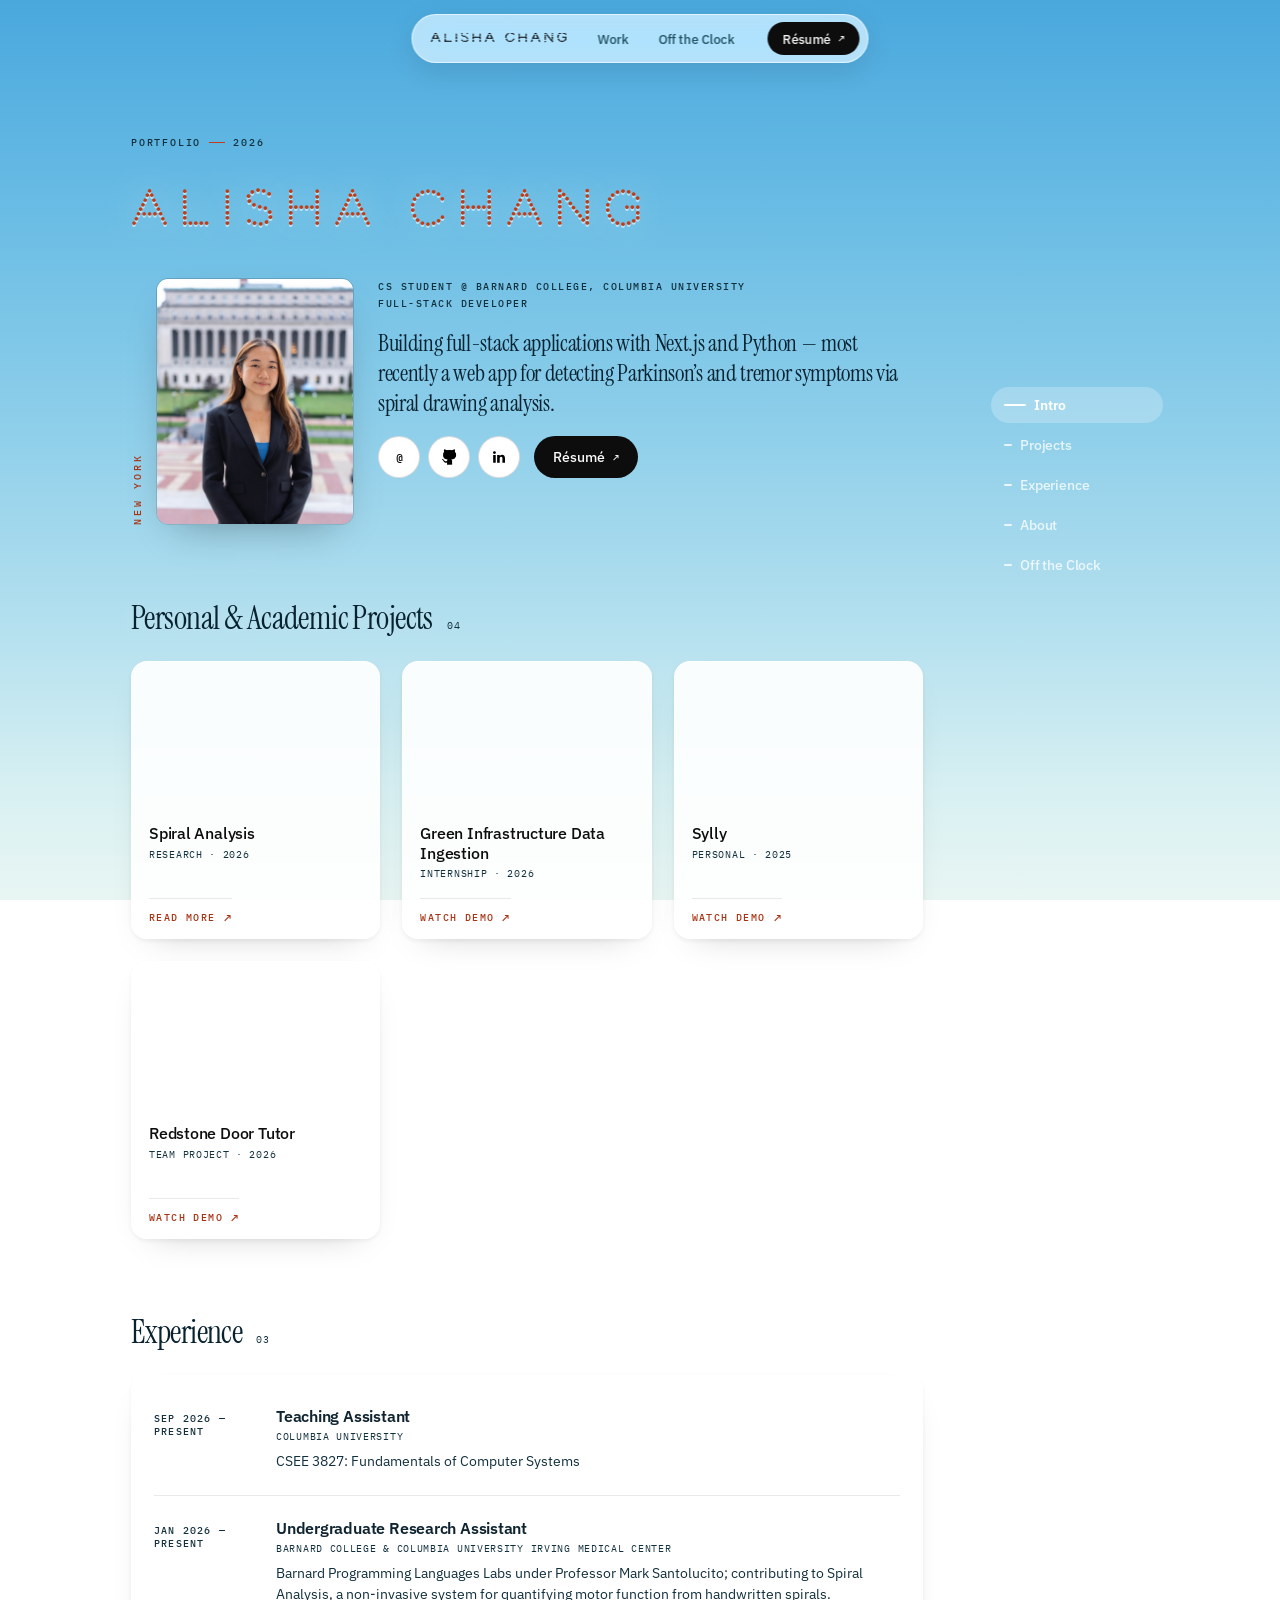
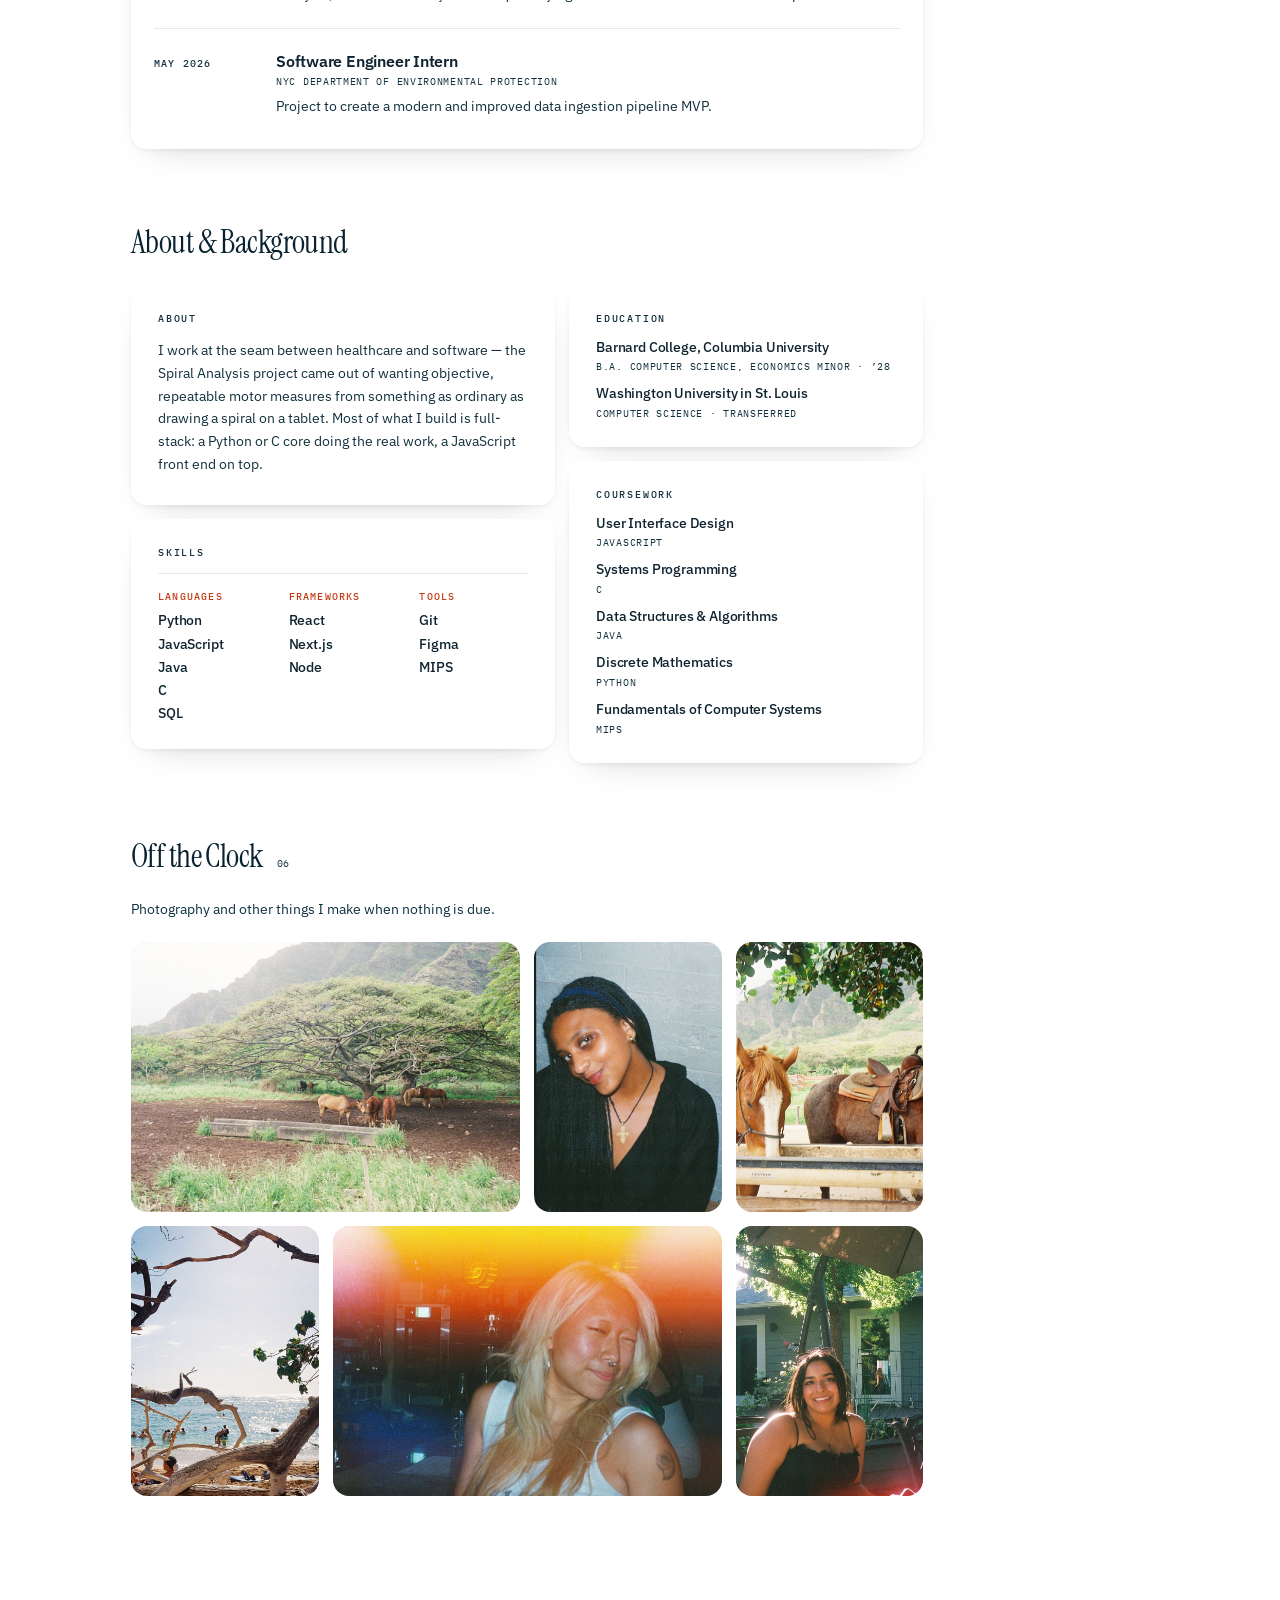
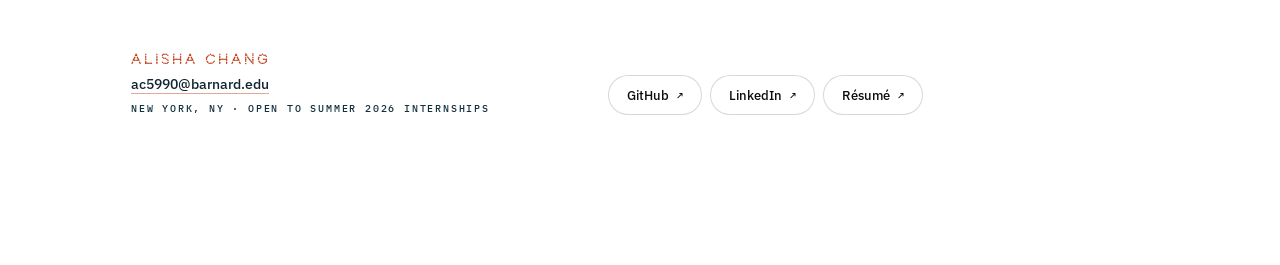
<file: portfolio/index.html>
<!DOCTYPE html>
<html lang="en">
<head>
<meta charset="UTF-8">
<meta name="viewport" content="width=device-width, initial-scale=1">
<title>Alisha Chang — Portfolio</title>

<link rel="preconnect" href="https://fonts.googleapis.com">
<link rel="preconnect" href="https://fonts.gstatic.com" crossorigin>
<link href="https://fonts.googleapis.com/css2?family=Instrument+Serif:ital@0;1&family=IBM+Plex+Sans:wght@400;500;600&family=IBM+Plex+Mono:wght@400;500&display=swap" rel="stylesheet">

<link rel="stylesheet" href="styles.css">
</head>
<body>

<div class="shell">

  <!-- ============ NAVBAR ============ -->
  <header class="navbar">
    <a class="wordmark" href="#bio">Alisha Chang</a>
    <nav class="navlinks" id="navlinks"></nav>
    <a class="btn btn-sm" id="nav-resume" href="resume.pdf" target="_blank" rel="noopener">
      Résumé <span class="arrow-sm">↗</span>
    </a>
  </header>

  <main class="page">

    <!-- ============ INTRO ============ -->
    <section id="bio" class="intro">
      <div class="eyebrow reveal">
        <span>Portfolio</span>
        <span class="rule"></span>
        <span>2026</span>
      </div>

      <h1 class="name">Alisha Chang</h1>

      <div class="intro-row reveal">
        <div class="intro-photo">
          <span class="spine">New York</span>
          <img id="hero-photo" alt="Alisha Chang">
        </div>
        <div class="intro-body">
          <p class="tagline" id="hero-tagline"></p>
          <p class="lede" id="hero-bio"></p>
          <div class="contact-row" id="hero-contacts"></div>
        </div>
      </div>
    </section>

    <!-- ============ PROJECTS ============ -->
    <section id="projects" class="stack">
      <div class="section-head reveal">
        <h2 class="section-title">Personal &amp; Academic Projects</h2>
        <span class="count" id="projects-count"></span>
      </div>
      <div class="project-grid" id="project-grid"></div>
    </section>

    <!-- ============ EXPERIENCE ============ -->
    <section id="experience" class="stack">
      <div class="section-head reveal">
        <h2 class="section-title">Experience</h2>
        <span class="count" id="experience-count"></span>
      </div>
      <div class="card timeline reveal" id="timeline"></div>
    </section>

    <!-- ============ ABOUT & BACKGROUND ============ -->
    <section id="about" class="stack">
      <div class="section-head reveal">
        <h2 class="section-title">About &amp; Background</h2>
      </div>
      <div class="about-row">
        <div class="about-col">
          <div class="card about-card reveal">
            <h3 class="label">About</h3>
            <p class="about-text" id="about-text"></p>
          </div>
          <div class="card skills-card reveal">
            <h3 class="label">Skills</h3>
            <div class="skills-grid" id="skills-grid"></div>
          </div>
        </div>
        <div class="about-col about-col-side" id="about-side"></div>
      </div>
    </section>

    <!-- ============ OFF THE CLOCK ============ -->
    <section id="creative" class="stack">
      <div class="section-head reveal">
        <h2 class="section-title">Off the Clock</h2>
        <span class="count" id="creative-count"></span>
      </div>
      <p class="creative-blurb reveal" id="creative-blurb"></p>
      <div class="photo-grid" id="photo-grid"></div>
    </section>

    <!-- ============ FOOTER ============ -->
    <footer class="footer reveal">
      <div class="footer-left">
        <span class="footer-name" id="footer-name"></span>
        <a class="footer-email" id="footer-email" href="#"></a>
        <span class="label" id="footer-meta"></span>
      </div>
      <div class="footer-links" id="footer-links"></div>
    </footer>

  </main>

  <!-- ============ SIDE RAIL ============ -->
  <nav class="rail" aria-label="Sections">
    <div class="rail-links" id="rail-links"></div>
  </nav>

</div>

<!-- ============ PROJECT MODAL ============ -->
<div class="overlay" id="overlay" hidden>
  <div class="modal" id="modal" role="dialog" aria-modal="true" aria-labelledby="modal-title">
    <button class="modal-close" id="modal-close" type="button" aria-label="Close">✕</button>
    <div class="modal-hero" id="modal-hero"></div>
    <div class="modal-body">
      <span class="label" id="modal-meta"></span>
      <h3 class="modal-title" id="modal-title"></h3>
      <p class="modal-desc" id="modal-desc"></p>
      <div class="tag-row" id="modal-tags"></div>
      <div class="modal-links" id="modal-links"></div>
    </div>
  </div>
</div>

<script src="script.js"></script>
</body>
</html>
</file>
<file: portfolio/styles.css>
/* ============================================================
   Alisha Chang — Portfolio
   ============================================================ */

/* ---------- Fonts ---------- */
/* Instrument Serif, IBM Plex Sans + Mono load via <link> in index.html.
   Perfograma is self-hosted: put the .woff2 in fonts/. */

@font-face {
  font-family: 'Perfograma';
  src: url('fonts/Perfograma.otf') format('opentype');
  font-weight: 400;
  font-style: normal;
  font-display: swap;
}

/* ---------- Tokens ---------- */

:root {
  --sky: linear-gradient(180deg,
    #4aa8dd 0%, #67bbe4 22%, #8fcfea 48%,
    #b8e2ef 72%, #d8f0f2 88%, #e8f6f3 100%);

  --ink:         #0f2430;
  --ink-muted:   #12303d;
  --ink-display: #082230;
  --ink-inverse: #fafaf9;
  --accent:      #c23c16;
  --accent-deep: #a83414;

  --card:        rgba(255, 255, 255, .9);
  --card-border: rgba(255, 255, 255, .7);
  --glass:       rgba(255, 255, 255, .62);
  --wash:        rgba(13, 13, 13, .06);
  --hairline:    rgba(13, 13, 13, .09);
  --outline:     rgba(13, 13, 13, .16);
  --dark:        #0d0d0d;

  --lift:    0 2px 4px rgba(13, 13, 13, .05), 0 14px 34px -22px rgba(13, 13, 13, .26);
  --lift-lg: 0 2px 4px rgba(13, 13, 13, .06), 0 18px 46px -24px rgba(13, 13, 13, .3);
  --lift-hi: 0 20px 44px -20px rgba(13, 13, 13, .34);

  --font-display: 'Perfograma', 'IBM Plex Mono', monospace;
  --font-serif:   'Instrument Serif', Georgia, serif;
  --font-sans:    'IBM Plex Sans', system-ui, sans-serif;
  --font-mono:    'IBM Plex Mono', ui-monospace, monospace;

  --ease: cubic-bezier(.2, .7, .3, 1);
}

/* ---------- Reset ---------- */

*, *::before, *::after { box-sizing: border-box; }

html { scroll-behavior: smooth; }

body {
  margin: 0;
  min-height: 100vh;
  font-family: var(--font-sans);
  color: var(--ink);
  background: var(--sky);
  background-attachment: fixed;
  -webkit-font-smoothing: antialiased;
  -moz-osx-font-smoothing: grayscale;
}

h1, h2, h3, p, figure, figcaption { margin: 0; }
img { display: block; max-width: 100%; }
button { font: inherit; color: inherit; }

a { color: var(--accent-deep); text-decoration: none; }
a:hover { color: var(--accent); }

/* ---------- Layout ---------- */

.shell {
  min-height: 100vh;
  display: flex;
  align-items: flex-start;
  justify-content: center;
}

.page {
  flex: 1 1 auto;
  min-width: 0;
  max-width: 880px;
  padding: 136px 44px 150px;
  display: flex;
  flex-direction: column;
  gap: 72px;
}

section { scroll-margin-top: 96px; }

.stack { display: flex; flex-direction: column; gap: 22px; }

/* ---------- Shared type ---------- */

.label {
  font-family: var(--font-mono);
  font-size: 10px;
  font-weight: 500;
  letter-spacing: .18em;
  text-transform: uppercase;
  color: var(--ink-muted);
}

.section-head { display: flex; align-items: baseline; gap: 14px; }

.section-title {
  font-family: var(--font-serif);
  font-weight: 400;
  font-size: 32px;
  letter-spacing: -.018em;
  color: var(--ink-display);
  text-shadow: 0 1px 16px rgba(255, 255, 255, .34);
}

.count {
  font-family: var(--font-mono);
  font-size: 10px;
  letter-spacing: .08em;
  color: var(--ink-muted);
}

.arrow-sm { font-family: var(--font-mono); font-size: 10px; }

.tag {
  font-family: var(--font-mono);
  font-size: 10px;
  letter-spacing: .09em;
  text-transform: uppercase;
  padding: 6px 11px;
  border-radius: 999px;
  background: var(--wash);
  color: var(--ink-muted);
}
.tag-row { display: flex; flex-wrap: wrap; gap: 8px; }

/* ---------- Card ---------- */

.card {
  background: var(--card);
  border: 1px solid var(--card-border);
  border-radius: 16px;
  box-shadow: var(--lift);
}

/* ---------- Buttons ---------- */

.btn {
  height: 42px;
  padding: 0 19px;
  display: inline-flex;
  align-items: center;
  gap: 8px;
  border: none;
  border-radius: 999px;
  background: var(--dark);
  color: var(--ink-inverse);
  font-size: 13.5px;
  font-weight: 500;
  white-space: nowrap;
  cursor: pointer;
  transition: opacity .18s;
}
.btn:hover { opacity: .78; color: var(--ink-inverse); }

.btn-sm { height: 33px; padding: 0 15px; font-size: 12.5px; }
.btn-md { height: 40px; padding: 0 18px; font-size: 12.5px; }

.btn-ghost {
  background: #fff;
  color: var(--dark);
  border: 1px solid var(--outline);
}
.btn-ghost:hover { opacity: 1; border-color: var(--dark); color: var(--dark); }

/* ---------- Navbar ---------- */

.navbar {
  position: fixed;
  top: 14px;
  left: 50%;
  transform: translateX(-50%);
  z-index: 40;
  max-width: calc(100vw - 28px);
  display: flex;
  align-items: center;
  gap: 14px;
  padding: 7px 8px 7px 18px;
  border-radius: 999px;
  background: var(--glass);
  backdrop-filter: blur(18px) saturate(1.5);
  border: 1px solid rgba(255, 255, 255, .6);
  box-shadow: 0 8px 28px rgba(13, 13, 13, .1);
}

.wordmark {
  font-family: var(--font-display);
  font-size: 12.5px;
  font-weight: 700;
  letter-spacing: .24em;
  text-transform: uppercase;
  white-space: nowrap;
  overflow: hidden;
  text-overflow: ellipsis;
  color: var(--dark);
  min-width: 0;
}
.wordmark:hover { color: var(--dark); }

.navlinks { display: flex; align-items: center; gap: 4px; }

.navlinks a {
  display: inline-flex;
  align-items: center;
  padding: 7px 13px;
  border-radius: 999px;
  font-size: 12.5px;
  font-weight: 500;
  white-space: nowrap;
  color: #215061;
  transition: background .18s, color .18s;
}
.navlinks a:hover { background: var(--wash); color: var(--ink-display); }
.navlinks a.is-active { background: rgba(13, 13, 13, .08); color: #08131b; }

#nav-resume { margin-left: 6px; }

@media (max-width: 680px) {
  .navbar { gap: 10px; padding-left: 14px; }
  .navlinks { display: none; }
}

/* ---------- Side rail ---------- */

.rail {
  position: sticky;
  top: 0;
  flex: 0 0 226px;
  align-self: stretch;
  height: 100vh;
  display: flex;
  flex-direction: column;
  justify-content: center;
  padding: 70px 30px 0 24px;
}

.rail-links { display: flex; flex-direction: column; gap: 4px; }

.rail-links a {
  display: flex;
  align-items: center;
  gap: 8px;
  padding: 9px 13px;
  border-radius: 999px;
  font-size: 13.5px;
  font-weight: 500;
  letter-spacing: -.012em;
  color: rgba(255, 255, 255, .78);
  transition: color .2s, background .2s;
}
.rail-links a:hover { background: rgba(13, 13, 13, .07); color: #fff; }
.rail-links a.is-active {
  color: #fff;
  font-weight: 600;
  background: rgba(255, 255, 255, .24);
}

.rail-links .tick {
  width: 8px;
  height: 1.5px;
  border-radius: 2px;
  background: currentColor;
  flex: none;
  transition: width .26s var(--ease);
}
.rail-links a.is-active .tick { width: 22px; }

@media (max-width: 1120px) { .rail { display: none; } }

/* ---------- Intro ---------- */

.intro { display: flex; flex-direction: column; gap: 38px; }

.eyebrow {
  display: flex;
  align-items: center;
  gap: 8px;
  font-family: var(--font-mono);
  font-size: 10px;
  font-weight: 500;
  letter-spacing: .18em;
  text-transform: uppercase;
  color: var(--ink-muted);
}
.eyebrow .rule { width: 16px; height: 1px; background: var(--accent); }

.name {
  font-family: var(--font-display);
  font-weight: 400;
  font-size: clamp(22px, 4.4vw, 48px);
  line-height: 1.1;
  letter-spacing: .22em;
  margin-right: -.22em;        /* cancels trailing letter-space */
  text-transform: uppercase;
  white-space: nowrap;
  color: var(--accent);
  text-shadow: 0 2px 0 rgba(255, 255, 255, .55), 0 0 34px rgba(255, 255, 255, .7);
}

.intro-row { display: flex; flex-wrap: wrap; gap: 24px; align-items: flex-start; }

.intro-photo { flex: 0 1 auto; display: flex; align-items: stretch; gap: 12px; }

.spine {
  writing-mode: vertical-rl;
  transform: rotate(180deg);
  align-self: flex-end;
  font-family: var(--font-mono);
  font-size: 10px;
  font-weight: 500;
  letter-spacing: .3em;
  text-transform: uppercase;
  color: var(--accent-deep);
  white-space: nowrap;
}

.intro-photo img {
  flex: 0 0 auto;
  width: 198px;
  aspect-ratio: 4 / 5;
  object-fit: cover;
  border-radius: 12px;
  border: 1px solid rgba(13, 13, 13, .18);
  box-shadow: 0 16px 40px -20px rgba(13, 13, 13, .4);
}

.intro-body {
  flex: 1 1 330px;
  min-width: 260px;
  display: flex;
  flex-direction: column;
  gap: 16px;
}

.tagline {
  font-family: var(--font-mono);
  font-size: 10px;
  font-weight: 500;
  letter-spacing: .15em;
  text-transform: uppercase;
  line-height: 1.75;
  color: var(--ink-muted);
}

.lede {
  max-width: 48ch;
  font-family: var(--font-serif);
  font-weight: 400;
  font-size: 23px;
  line-height: 1.3;
  letter-spacing: -.014em;
  color: var(--ink-display);
  text-wrap: pretty;
}

.contact-row {
  display: flex;
  flex-wrap: wrap;
  align-items: center;
  gap: 8px;
  padding-top: 2px;
}
.contact-row .btn { margin-left: 6px; }

/* icon button + tooltip */
.icon-btn {
  position: relative;
  width: 42px;
  height: 42px;
  display: inline-flex;
  align-items: center;
  justify-content: center;
  border: 1px solid rgba(13, 13, 13, .14);
  border-radius: 999px;
  background: #fff;
  font-family: var(--font-mono);
  font-size: 12px;
  font-weight: 500;
  color: var(--dark);
  transition: background .18s, color .18s, transform .18s, border-color .18s;
}
.icon-btn:hover {
  background: var(--dark);
  color: var(--ink-inverse);
  border-color: var(--dark);
  transform: translateY(-3px);
}
.icon-btn .contact-icon-image {
  width: 18px;
  height: 18px;
  object-fit: contain;
  transition: filter .18s;
}
.icon-btn:hover .contact-icon-image { filter: invert(1); }
.icon-btn .contact-icon-image[src$="linkedin.svg"] {
  width: 12px;
  height: 12px;
}

.icon-btn .tip {
  position: absolute;
  bottom: calc(100% + 9px);
  left: 50%;
  transform: translateX(-50%);
  white-space: nowrap;
  pointer-events: none;
  opacity: 0;
  transition: opacity .16s;
  background: var(--dark);
  color: var(--ink-inverse);
  font-size: 10px;
  letter-spacing: .08em;
  text-transform: uppercase;
  padding: 5px 9px;
  border-radius: 999px;
}
.icon-btn:hover .tip { opacity: 1; }

/* ---------- Projects ---------- */

.project-grid {
  display: grid;
  grid-template-columns: repeat(auto-fill, minmax(228px, 1fr));
  gap: 22px;
}

.project {
  padding: 0;
  overflow: hidden;
  text-align: left;
  cursor: pointer;
  color: var(--dark);
  display: flex;
  flex-direction: column;
  transition: transform .22s var(--ease), box-shadow .22s, border-color .22s;
}
.project:hover {
  transform: translateY(-4px);
  box-shadow: var(--lift-hi);
  border-color: rgba(13, 13, 13, .2);
}

.project-thumb {
  position: relative;
  height: 146px;
  background: #e6e5e2;
  overflow: hidden;
}
.project-thumb img {
  position: absolute;
  inset: 0;
  width: 100%;
  height: 100%;
  object-fit: cover;
}
.project-thumb .slot {
  position: absolute;
  left: 12px;
  bottom: 11px;
  font-family: var(--font-mono);
  font-size: 10px;
  letter-spacing: .06em;
  color: var(--ink-muted);
  background: rgba(255, 255, 255, .9);
  padding: 3px 8px;
  border-radius: 999px;
}

.project-meta {
  padding: 16px 17px 14px;
  display: flex;
  flex-direction: column;
  gap: 4px;
  min-width: 0;
  min-height: 90px;
}
.project-meta .title { font-size: 15.5px; font-weight: 500; letter-spacing: -.014em; line-height: 1.25; }
.project-meta .meta {
  font-family: var(--font-mono);
  font-size: 10px;
  letter-spacing: .07em;
  text-transform: uppercase;
  color: var(--ink-muted);
  line-height: 1.4;
}

/* always-visible "this is clickable" row */
.project-cue {
  margin: 0 17px;
  padding: 11px 0 13px;
  border-top: 1px solid var(--hairline);
  display: flex;
  align-items: center;
  justify-content: space-between;
  gap: 8px;
  font-family: var(--font-mono);
  font-size: 10px;
  font-weight: 500;
  letter-spacing: .14em;
  text-transform: uppercase;
  color: var(--accent-deep);
}
.project-cue .arrow { flex: none; font-size: 12px; transition: transform .22s; }
.project:hover .project-cue .arrow { transform: translate(3px, -3px); }

/* ---------- Experience ---------- */

.timeline { padding: 8px 22px; display: flex; flex-direction: column; }

.job {
  display: flex;
  flex-wrap: wrap;
  align-items: baseline;
  gap: 14px;
  padding: 22px 0;
  border-bottom: 1px solid var(--hairline);
}
.job:last-child { border-bottom: none; }

.job .period {
  flex: 0 0 108px;
  font-family: var(--font-mono);
  font-size: 10px;
  font-weight: 500;
  letter-spacing: .12em;
  text-transform: uppercase;
  color: var(--ink-muted);
}

.job-body { flex: 1 1 240px; min-width: 0; display: flex; flex-direction: column; gap: 4px; }
.job-body .role { font-size: 15.5px; font-weight: 600; letter-spacing: -.014em; }
.job.is-placeholder .role { color: #4a6472; }
.job-body .org {
  font-family: var(--font-mono);
  font-size: 10px;
  letter-spacing: .07em;
  text-transform: uppercase;
  color: var(--ink-muted);
}
.job-body .line {
  margin-top: 4px;
  font-size: 13.5px;
  line-height: 1.6;
  color: var(--ink-muted);
  text-wrap: pretty;
}

/* ---------- About & background ---------- */

.about-row { display: flex; flex-wrap: wrap; gap: 14px; align-items: flex-start; }

.about-col { flex: 1 1 330px; min-width: 260px; display: flex; flex-direction: column; gap: 14px; }
.about-col-side { flex: 1 1 260px; min-width: 230px; }

.about-card { padding: 26px 26px 28px; display: flex; flex-direction: column; gap: 14px; }
.about-text { font-size: 13.5px; line-height: 1.7; color: var(--ink-muted); text-wrap: pretty; }

.skills-card { padding: 26px; display: flex; flex-direction: column; gap: 14px; }

.skills-grid {
  display: grid;
  grid-template-columns: repeat(3, minmax(0, 1fr));
  column-gap: 22px;
  row-gap: 18px;
  padding-top: 16px;
  border-top: 1px solid var(--hairline);
}

@media (max-width: 620px) {
  .skills-grid { grid-template-columns: 1fr; }
}
.skill-group { display: flex; flex-direction: column; gap: 8px; min-width: 0; }
.skill-group .group-name {
  font-family: var(--font-mono);
  font-size: 10px;
  font-weight: 500;
  letter-spacing: .12em;
  text-transform: uppercase;
  color: var(--accent);
}
.skill-group .items { display: flex; flex-direction: column; gap: 5px; }
.skill-group .items span {
  font-size: 13.5px;
  font-weight: 500;
  line-height: 1.35;
  letter-spacing: -.012em;
  color: var(--ink);
}

.bg-card { padding: 26px; display: flex; flex-direction: column; gap: 14px; }
.bg-list { display: grid; column-gap: 18px; }
.bg-item { display: flex; flex-direction: column; gap: 4px; }
.bg-item .item-label {
  font-size: 13.5px;
  font-weight: 500;
  line-height: 1.3;
  letter-spacing: -.012em;
}
.bg-item .item-note {
  font-family: var(--font-mono);
  font-size: 10px;
  letter-spacing: .07em;
  text-transform: uppercase;
  color: var(--ink-muted);
}

/* ---------- Off the clock ---------- */

.creative-blurb {
  max-width: 52ch;
  font-size: 13.5px;
  line-height: 1.6;
  color: #0e3141;
  text-wrap: pretty;
}

.photo-grid {
  display: grid;
  grid-template-columns: repeat(4, minmax(0, 1fr));
  grid-auto-rows: 270px;
  gap: 14px;
}

.photo {
  position: relative;
  height: 100%;
  aspect-ratio: auto !important;
  border-radius: 16px;
  overflow: hidden;
  background: #e6e5e2;
  cursor: pointer;
  transition: transform .24s var(--ease), box-shadow .24s;
}
.photo:hover {
  transform: translateY(-3px);
  box-shadow: 0 20px 44px -22px rgba(13, 13, 13, .34);
}
.photo.span-2 { grid-column: span 2; }

.photo img {
  position: absolute;
  inset: 0;
  width: 100%;
  height: 100%;
  object-fit: cover;
}

.photo figcaption {
  position: absolute;
  inset: 0;
  display: flex;
  flex-direction: column;
  justify-content: flex-end;
  gap: 4px;
  padding: 16px;
  color: var(--ink-inverse);
  background: linear-gradient(to top,
    rgba(13, 13, 13, .86), rgba(13, 13, 13, .15) 62%, transparent);
  opacity: 0;
  transition: opacity .24s;
}
.photo:hover figcaption { opacity: 1; }
.photo figcaption .title { font-size: 13.5px; font-weight: 500; letter-spacing: -.012em; }
.photo figcaption .medium {
  font-family: var(--font-mono);
  font-size: 10px;
  letter-spacing: .14em;
  text-transform: uppercase;
  color: #e6e4e1;
}

@media (max-width: 520px) {
  .photo-grid { grid-template-columns: repeat(2, minmax(0, 1fr)); grid-auto-rows: 220px; }
  .photo.span-2 { grid-column: span 1; }
}

/* ---------- Footer ---------- */

.footer {
  margin-top: 50px;
  padding: 36px 0 0;
  border-top: 1px solid rgba(255, 255, 255, .55);
  display: flex;
  flex-wrap: wrap;
  align-items: flex-end;
  justify-content: space-between;
  gap: 22px;
}

.footer-left { display: flex; flex-direction: column; gap: 8px; min-width: 0; }

.footer-name {
  font-family: var(--font-display);
  font-size: 12.5px;
  font-weight: 700;
  letter-spacing: .24em;
  text-transform: uppercase;
  color: var(--accent);
}

.footer-email {
  font-size: 13.5px;
  font-weight: 500;
  color: var(--ink);
  border-bottom: 1.5px solid rgba(194, 60, 22, .45);
  align-self: flex-start;
}
.footer-email:hover { color: var(--accent-deep); }

.footer-links { display: flex; flex-wrap: wrap; gap: 8px; }
.footer-links .btn {
  background: rgba(255, 255, 255, .8);
  border: 1px solid var(--outline);
  color: var(--dark);
}
.footer-links .btn:hover { opacity: 1; background: #fff; border-color: var(--dark); color: var(--dark); }

/* ---------- Project modal ---------- */

.overlay {
  position: fixed;
  inset: 0;
  z-index: 50;
  background: rgba(13, 13, 13, .5);
  backdrop-filter: blur(8px);
  display: flex;
  align-items: center;
  justify-content: center;
  padding: 40px 24px;
  animation: veilIn .2s ease both;
}
.overlay[hidden] { display: none; }

.modal {
  position: relative;
  width: 100%;
  max-width: 680px;
  max-height: 86vh;
  overflow: auto;
  background: #fff;
  border-radius: 24px;
  box-shadow: 0 40px 90px -20px rgba(13, 13, 13, .5);
  display: flex;
  flex-direction: column;
  animation: modalIn .26s var(--ease) both;
}

.modal-close {
  position: absolute;
  top: 16px;
  right: 16px;
  z-index: 2;
  width: 36px;
  height: 36px;
  border: none;
  border-radius: 999px;
  cursor: pointer;
  background: rgba(255, 255, 255, .88);
  box-shadow: 0 2px 10px rgba(13, 13, 13, .16);
  font-size: 13px;
}
.modal-close:hover { background: #fff; }

.modal-hero {
  position: relative;
  height: 262px;
  flex: none;
  background: #e6e5e2;
  overflow: hidden;
}
.modal-hero img { position: absolute; inset: 0; width: 100%; height: 100%; object-fit: cover; }
.modal-hero .slot {
  position: absolute;
  left: 16px;
  bottom: 14px;
  font-family: var(--font-mono);
  font-size: 10px;
  letter-spacing: .06em;
  color: var(--ink-muted);
  background: rgba(255, 255, 255, .9);
  padding: 4px 9px;
  border-radius: 999px;
}

.modal-body { padding: 30px 34px 34px; display: flex; flex-direction: column; gap: 14px; }

.modal-title {
  font-family: var(--font-serif);
  font-weight: 400;
  font-size: 36px;
  line-height: 1.1;
  letter-spacing: -.02em;
  color: var(--ink);
}
.modal-desc { font-size: 13.5px; line-height: 1.7; color: var(--ink-muted); text-wrap: pretty; }

.modal-links {
  display: flex;
  flex-wrap: wrap;
  gap: 8px;
  padding-top: 22px;
  border-top: 1px solid var(--hairline);
}
.modal-links .no-links {
  font-family: var(--font-mono);
  font-size: 10px;
  letter-spacing: .09em;
  text-transform: uppercase;
  color: rgba(13, 13, 13, .58);
}

/* ---------- Motion ---------- */

.reveal { opacity: 0; transform: translateY(16px); }
.reveal.is-in {
  opacity: 1;
  transform: none;
  transition: opacity .58s var(--ease), transform .58s var(--ease);
}

@keyframes veilIn  { from { opacity: 0 } to { opacity: 1 } }
@keyframes modalIn {
  from { opacity: 0; transform: translateY(14px) scale(.98) }
  to   { opacity: 1; transform: none }
}

@media (prefers-reduced-motion: reduce) {
  html { scroll-behavior: auto; }
  .reveal { opacity: 1; transform: none; transition: none; }
  * { animation-duration: .01ms !important; transition-duration: .01ms !important; }
}
</file>
